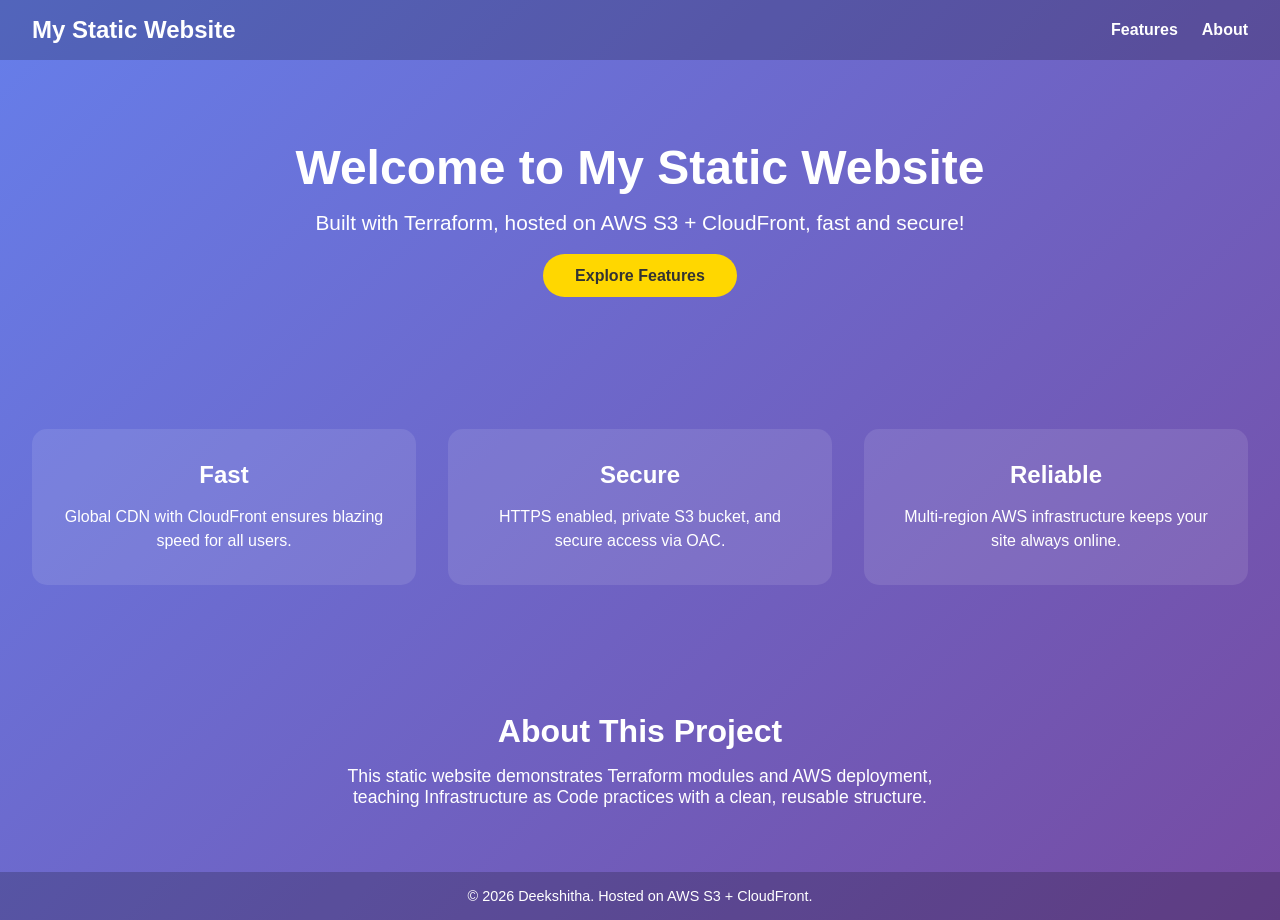
<file: website/index.html>
<!DOCTYPE html>
<html lang="en">
<head>
  <meta charset="UTF-8">
  <meta name="viewport" content="width=device-width, initial-scale=1.0">
  <title>Deekshitha's Static Website</title>
  <link rel="stylesheet" href="style.css">
</head>
<body>
  <header>
    <nav>
      <h1>My Static Website</h1>
      <ul>
        <li><a href="#features">Features</a></li>
        <li><a href="#about">About</a></li>
      </ul>
    </nav>
  </header>

  <section class="hero">
    <h2>Welcome to My Static Website</h2>
    <p>Built with Terraform, hosted on AWS S3 + CloudFront, fast and secure!</p>
    <a class="cta" href="#features">Explore Features</a>
  </section>

  <section id="features" class="features">
    <div class="feature-card">
      <h3>Fast</h3>
      <p>Global CDN with CloudFront ensures blazing speed for all users.</p>
    </div>
    <div class="feature-card">
      <h3>Secure</h3>
      <p>HTTPS enabled, private S3 bucket, and secure access via OAC.</p>
    </div>
    <div class="feature-card">
      <h3>Reliable</h3>
      <p>Multi-region AWS infrastructure keeps your site always online.</p>
    </div>
  </section>

  <section id="about" class="about">
    <h2>About This Project</h2>
    <p>This static website demonstrates Terraform modules and AWS deployment, teaching Infrastructure as Code practices with a clean, reusable structure.</p>
  </section>

  <footer>
    <p>© 2026 Deekshitha. Hosted on AWS S3 + CloudFront.</p>
  </footer>
</body>
</html>
</file>
<file: website/style.css>
/* Reset */
* {
  margin: 0;
  padding: 0;
  box-sizing: border-box;
}

/* Body */
body {
  font-family: 'Segoe UI', Tahoma, Geneva, Verdana, sans-serif;
  background: linear-gradient(135deg, #667eea, #764ba2);
  color: #fff;
  min-height: 100vh;
  display: flex;
  flex-direction: column;
}

/* Header */
header {
  background: rgba(0, 0, 0, 0.2);
  padding: 1rem 2rem;
}

header nav {
  display: flex;
  justify-content: space-between;
  align-items: center;
}

header nav ul {
  display: flex;
  list-style: none;
}

header nav ul li {
  margin-left: 1.5rem;
}

header nav ul li a {
  color: #fff;
  text-decoration: none;
  font-weight: 600;
  transition: color 0.3s;
}

header nav ul li a:hover {
  color: #ffd700;
}

/* Hero */
.hero {
  flex: 1;
  text-align: center;
  padding: 5rem 2rem;
}

.hero h2 {
  font-size: 3rem;
  margin-bottom: 1rem;
}

.hero p {
  font-size: 1.3rem;
  margin-bottom: 2rem;
}

.hero .cta {
  background: #ffd700;
  color: #333;
  padding: 0.8rem 2rem;
  border-radius: 25px;
  text-decoration: none;
  font-weight: bold;
  transition: transform 0.3s;
}

.hero .cta:hover {
  transform: scale(1.05);
}

/* Features */
.features {
  display: flex;
  justify-content: space-around;
  flex-wrap: wrap;
  padding: 4rem 2rem;
  gap: 2rem;
}

.feature-card {
  background: rgba(255, 255, 255, 0.1);
  border-radius: 15px;
  padding: 2rem;
  flex: 1 1 250px;
  text-align: center;
  transition: transform 0.3s, background 0.3s;
}

.feature-card:hover {
  transform: translateY(-10px);
  background: rgba(255, 255, 255, 0.2);
}

.feature-card h3 {
  margin-bottom: 1rem;
  font-size: 1.5rem;
}

.feature-card p {
  font-size: 1rem;
  line-height: 1.5;
}

/* About */
.about {
  padding: 4rem 2rem;
  text-align: center;
}

.about h2 {
  font-size: 2rem;
  margin-bottom: 1rem;
}

.about p {
  font-size: 1.1rem;
  max-width: 600px;
  margin: 0 auto;
}

/* Footer */
footer {
  background: rgba(0, 0, 0, 0.2);
  text-align: center;
  padding: 1rem;
  font-size: 0.9rem;
}

/* Error Page */
.error-page {
  display: flex;
  flex-direction: column;
  align-items: center;
  justify-content: center;
  height: 100vh;
  text-align: center;
}

.error-page h1 {
  font-size: 6rem;
  margin-bottom: 1rem;
}

.error-page p {
  font-size: 1.3rem;
  margin-bottom: 2rem;
}

.error-page a {
  text-decoration: none;
  background: #ffd700;
  color: #333;
  padding: 0.8rem 2rem;
  border-radius: 25px;
  font-weight: bold;
  transition: transform 0.3s;
}

.error-page a:hover {
  transform: scale(1.05);
}
</file>
